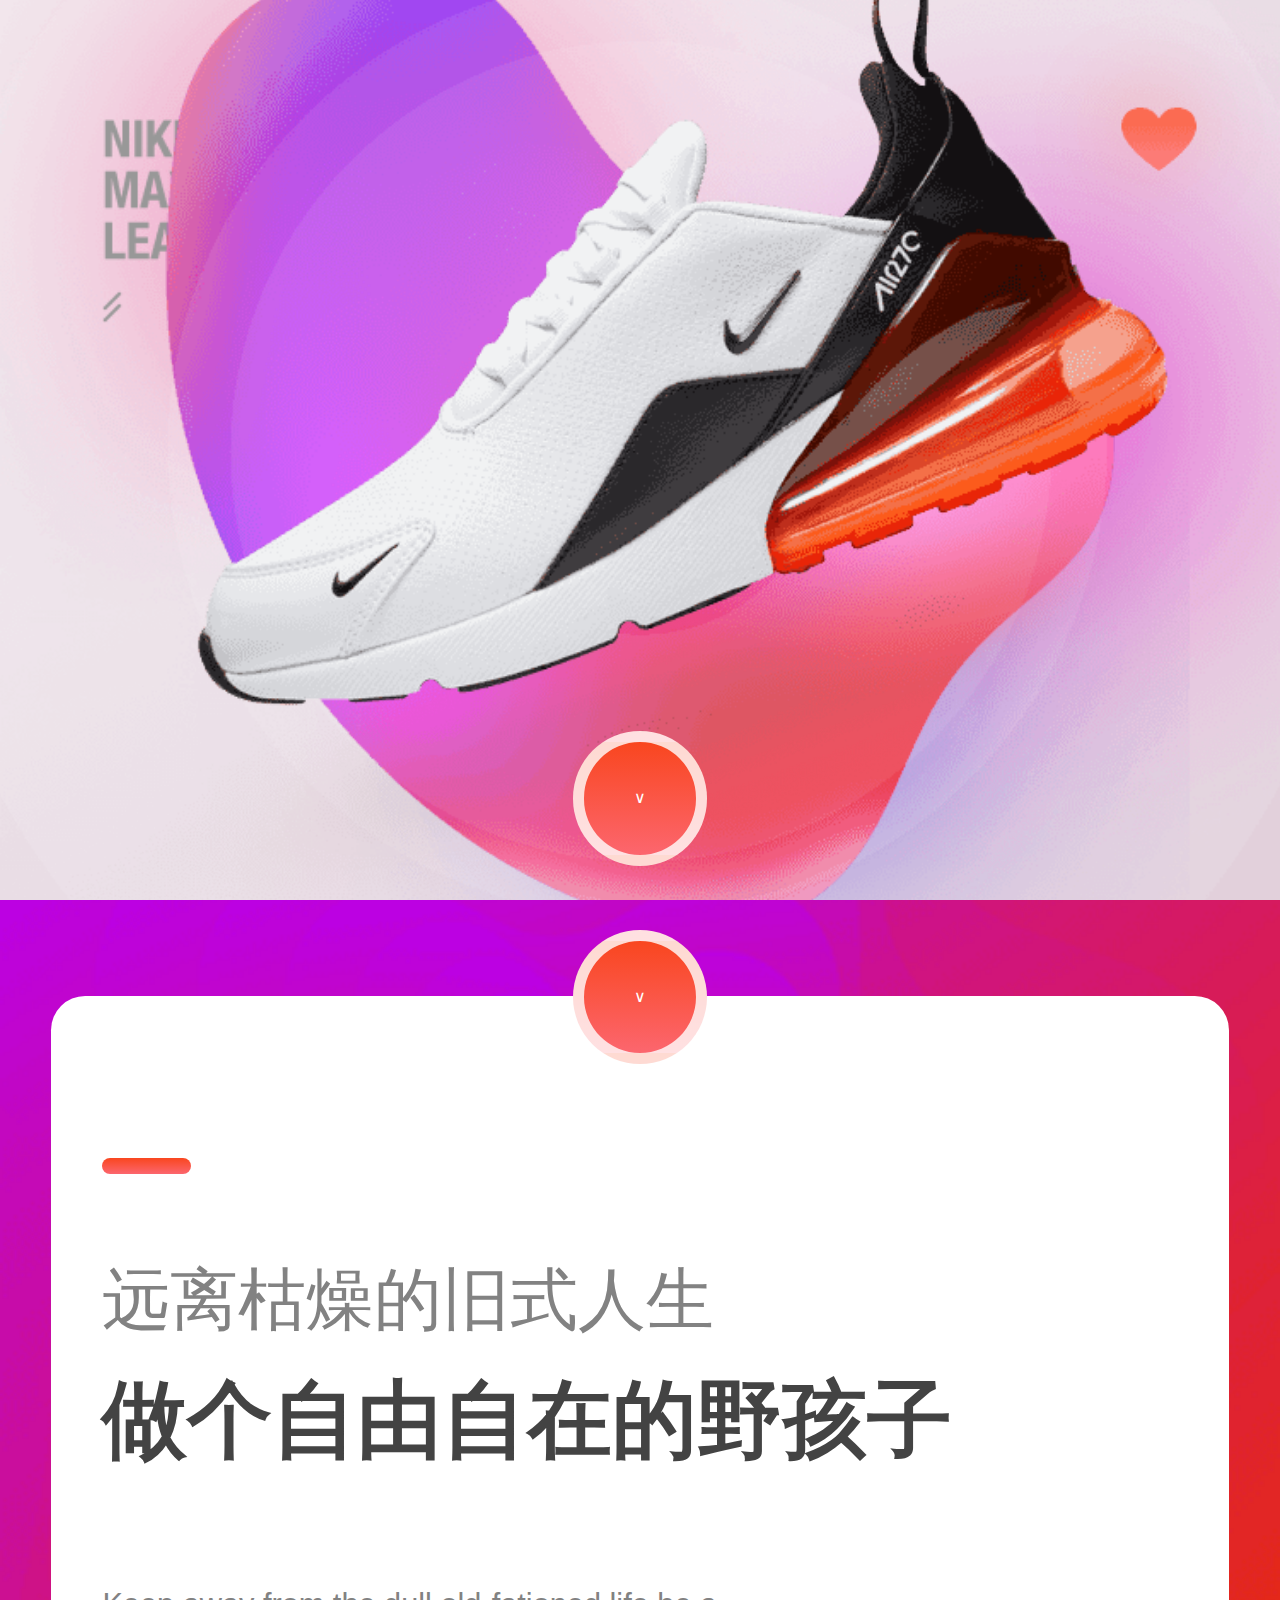
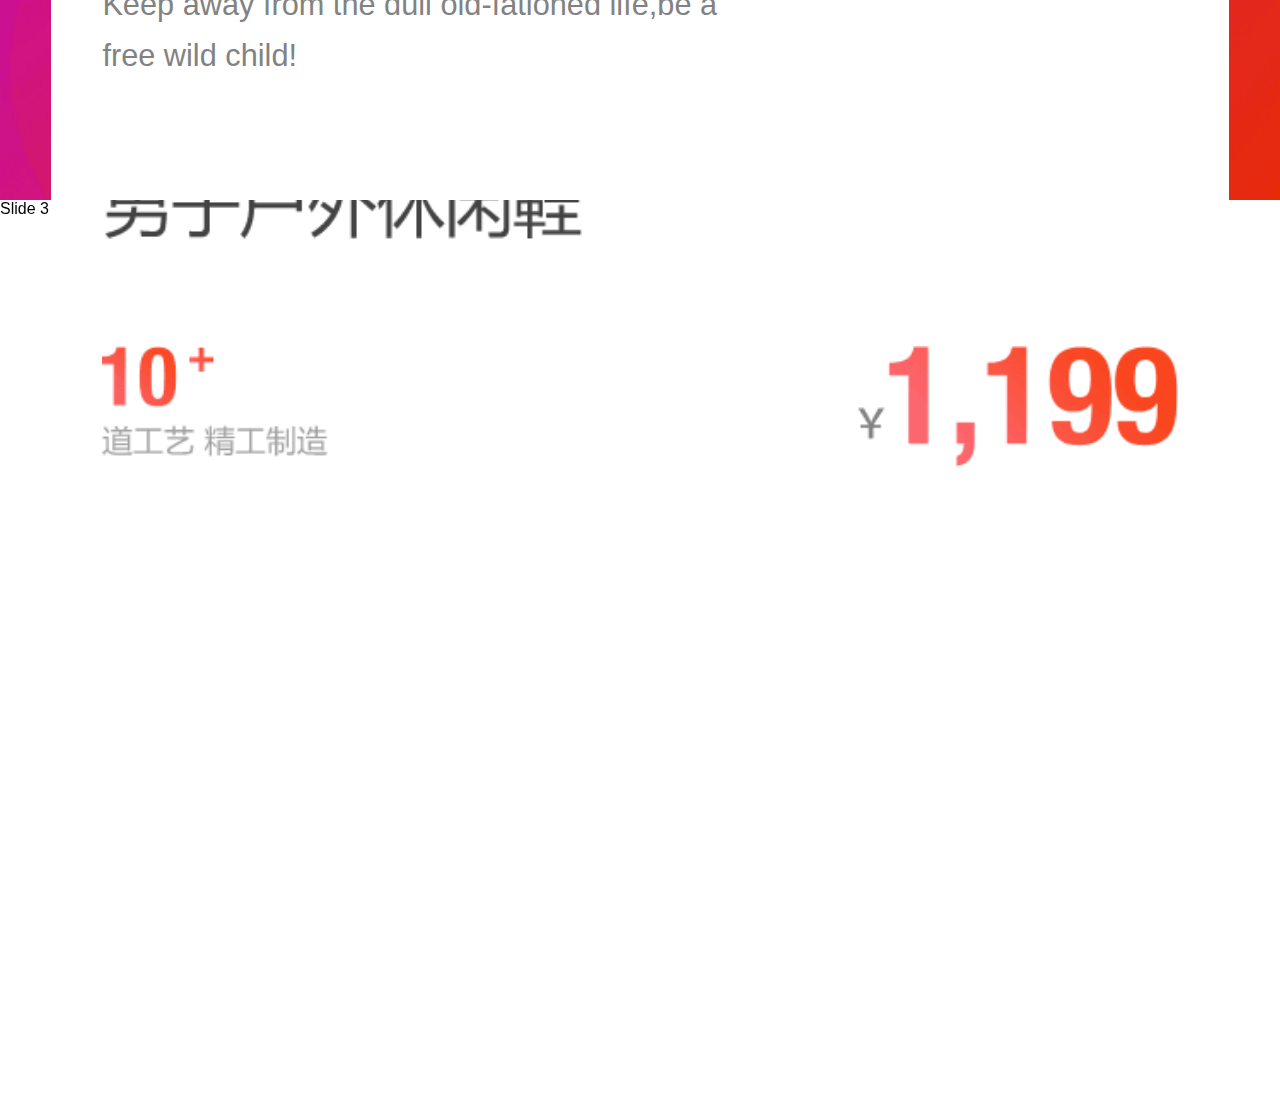
<file: zuoye/index.html>
<!DOCTYPE html>
<html lang="zh" rem="750">
<head>
    <meta charset="UTF-8">
    <meta name="viewport" content="width=device-width, initial-scale=1.0">
    <meta http-equiv="X-UA-Compatible" content="ie=edge">
    <meta name="format-detection" content="telephone=no" />
    <title>NIKE运动鞋</title>
    <link rel="stylesheet" href="css/u-reset.min.css">
    <link rel="stylesheet" href="css/swiper.css">
    <link rel="stylesheet" href="css/animate.min.css">
    <link rel="stylesheet" href="css/index.css">
</head>
<body>
  <!-- Swiper -->
  <div class="swiper-container">
    <div class="swiper-wrapper">
      <div class="swiper-slide slide1">
      <img src="images/zhuangshi.png" class="title ani"
      swiper-animate-effect="bounceInDown"
      swiper-animate-duration="0.3s">
      <img src="images/slide1/fav.png" class="fav ani"
      swiper-animate-effect="zoomIn"
      swiper-animate-duration="0.2s">
      <img src="images/slide1/block.png" class="block ani"
      swiper-animate-effect="zoomIn"
      swiper-animate-duration="0.5s">
      <img src="images/slide1/quanquan.png" class="quanquan ani"
      swiper-animate-effect="zoomIn"
      swiper-animate-duration="0.5s"
      swiper-animate-delay="0.5s">
      <img src="images/slide1/shoes.png" class="shoes ani"
      swiper-animate-effect="rollIn"
      swiper-animate-duration="0.5s"
      swiper-animate-delay="1s">
      <img src="images/slide1/title.png" class="title1 ani"
      swiper-animate-effect="fadeInUpBig"
      swiper-animate-duration="0.5s"
      swiper-animate-delay="0.8s">
      <img src="images/slide1/gongyi.png" class="gongyi ani"
       swiper-animate-effect="fadeInUpBig"
      swiper-animate-duration="0.5s"
      swiper-animate-delay="1.3s">
      <img src="images/slide1/price.png" class="price ani"
      swiper-animate-effect="wobble"
      swiper-animate-duration="1s"
      swiper-animate-delay="1.5s">
      <div class="arrow">∨</div>
      </div>
      <div class="swiper-slide slide2">
       <img src="images/zhuangshi2.png" class="title ani"
      swiper-animate-effect="bounceInDown"
      swiper-animate-duration="0.3s">
      <img src="images/slide2/shoes.png" class="shoes ani"
      swiper-animate-effect="rollIn"
      swiper-animate-duration="0.5s"
      swiper-animate-delay="1s">
      <div class="tool-box">
         <div class="arrow">∨</div>
         <div class="line"></div>
         <h4 class="sub-title">远离枯燥的旧式人生</h4>
         <h2 class="title2">做个自由自在的野孩子</h2>
         <p class="desc">Keep away from the dull old-fationed life,be a<br> free wild child!</p>
      </div>
    </div>
    <div class="swiper-slide slide3">Slide 3</div>
  </div>  
</body>
<script src="js/swiper.min.js"></script>
<script src="js/swiper.animate.min.js"></script>

  <!-- Initialize Swiper -->
  <script>
    var swiper = new Swiper('.swiper-container',{
    	direction:"vertical",
    	height:window.innerHeight,
    	on:{
      init: function(){
        swiperAnimateCache(this); //隐藏动画元素 
        swiperAnimate(this); //初始化完成开始动画
      }, 
      slideChangeTransitionEnd: function(){ 
        swiperAnimate(this); //每个slide切换结束时也运行当前slide动画
        //this.slides.eq(this.activeIndex).find('.ani').removeClass('ani'); 动画只展现一次，去除ani类名
      } 
    }
    });
  </script>

</html>
</file>
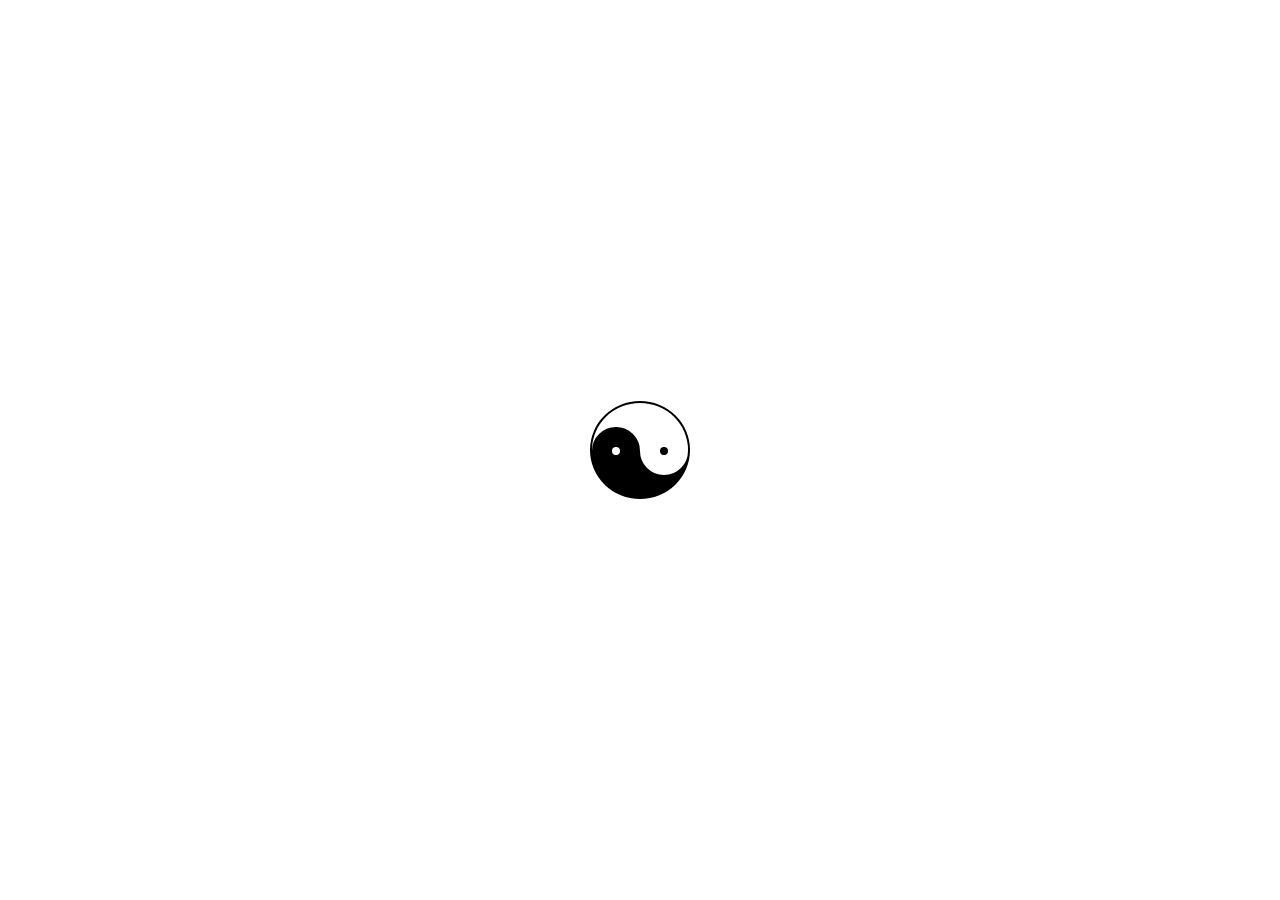
<file: gpone/demo.html>
<!doctype html>
<html lang="en">
<head>
    <meta charset="UTF-8">
    <meta name="viewport"
          content="width=device-width, user-scalable=no, initial-scale=1.0, maximum-scale=1.0, minimum-scale=1.0">
    <meta http-equiv="X-UA-Compatible" content="ie=edge">
    <title>运动鞋</title>
    <link rel="stylesheet" href="demo.css">
    <script src="demo.js"></script>
</head>
<body>

<div>

</div>

</body>
</html>
</file>
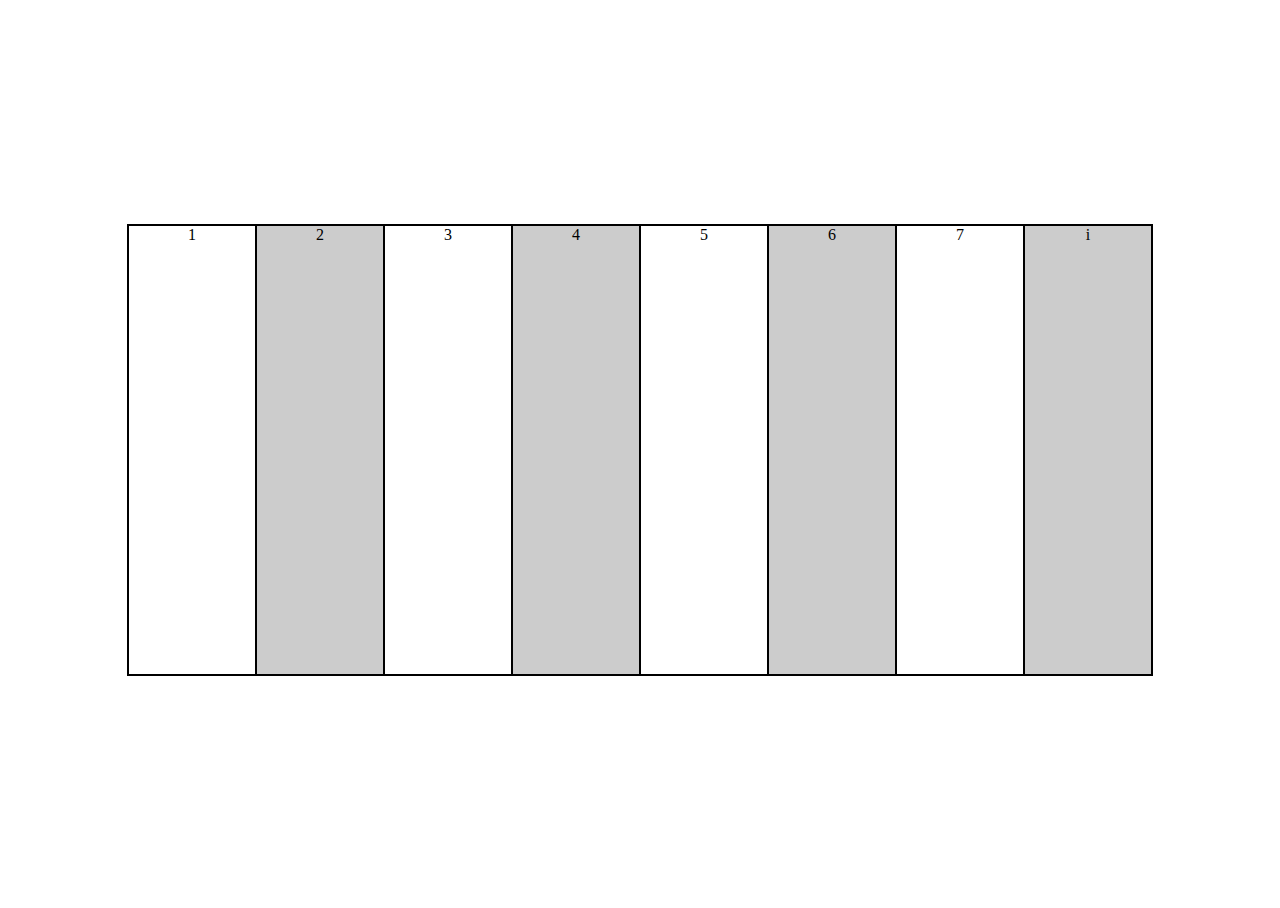
<file: gpone/demo1.html>
<!doctype html>
<html lang="en">
<head>
    <meta charset="UTF-8">
    <meta name="viewport"
          content="width=device-width, user-scalable=no, initial-scale=1.0, maximum-scale=1.0, minimum-scale=1.0">
    <meta http-equiv="X-UA-Compatible" content="ie=edge">
    <title>Document</title>
    <style>
        html, body {
            width: 100%;
            height: 100%;
        }

        .box {
            width: 80%;
            height: 50%;
            border: 1px solid #000;

            position: absolute;
            left: 0;
            right: 0;
            bottom: 0;
            top: 0;
            margin: auto;
        }

        .box div {
            float: left;
            width: 12.5%;
            height: 100%;
            border: 1px solid #000;
            box-sizing: border-box;
            text-align: center;
        }

        .box div:nth-child(2n) {
            background: #ccc;
        }
    </style>

</head>
<body>
<div class="box">
    <div>1</div>
    <div>2</div>
    <div>3</div>
    <div>4</div>
    <div>5</div>
    <div>6</div>
    <div>7</div>
    <div>i</div>
</div>

<script>


    //var num=1

    // 运算符  算数运算符   + - * 、 %
    // 逻辑运算符  ||    &&   ！


    //流程控制


    // if (num>0){
    //     console.log("大于零")
    // }else{
    //     console.log("小于等于零")
    // }
    //  100-200  3  1     4  2   5  3
    //  鸡兔同笼  35   94




    // for (var i=100;i<=200;i++){
    //     if (i%3==1&&i%4==2&&i%5==3){
    //         console.log(i)
    //     }
    // }


    // for(var ji=1;ji<=35;ji++){
    //     tu=35-ji
    //     if(ji*2+tu*4==94){
    //         console.log(ji)
    //         console.log(tu)
    //     }
    // }




    var datas = {
        49: {
            div: 0, audio: 400 + 400 * (1 / 8)
        },
        50: {
            div: 1, audio: 400 + 400 * (2 / 8)
        },
        51: {
            div: 2, audio: 400 + 400 * (3 / 8)
        },
        52: {
            div: 3, audio: 400 + 400 * (4 / 8)
        },
        53: {
            div: 4, audio: 400 + 400 * (5 / 8)
        },
        54: {
            div: 5, audio: 400 + 400 * (6 / 8)
        },
        55: {
            div: 6, audio: 400 + 400 * (7 / 8)
        },
        56: {
            div: 7, audio: 400 + 400 * (8 / 8)
        }
    };



    var keys = document.querySelectorAll(".box div");
    // 创建音频总对象
    var audio=new AudioContext()
    // 存储振荡器的变量
    var ao
    document.onkeydown = function (ev) {
        //获得按下键盘的键盘码
        code = ev.keyCode
        //创建一个振荡器
        ao=audio.createOscillator()
        // 创建一个音频分析器
        var as=audio.createAnalyser()
        // 创建一个扩音器
        var gain=audio.createGain()
        // 将振荡器交给分析器分析
        ao.connect(as)
        //将分析的结果交给扩音器
        ao.connect(gain)
        // 将声音传递到音响
        gain.connect(audio.destination)

        // 通过傅里叶变化指定音频频率的大小，以及声音的长度
        ao.frequency.setValueAtTime(datas[code]["audio"],audio.currentTime)

        //即时播放
        ao.start(audio.currentTime)

        // 让对应的钢琴键发生变化
        keys[datas[code]["div"]].style.boxShadow = "0 0 30px #000 inset"
    }

    document.onkeyup = function (ev) {
        // 键盘抬起的时候获得键盘码
        code = ev.keyCode
        // 停止声音的播放
        ao.stop(audio.currentTime)
        //  让钢琴键的变化回归原始样式
        keys[datas[code]["div"]].style.boxShadow = "none"

    }
</script>
</body>
</html>
</file>
<file: zuoye/css/index.css>
/*公共样式 开始*/
html{
	overflow: hidden;
}
.line{
	width:0.52rem;
	height: 0.09rem;
	border-radius: 0.09rem;
	background-image: linear-gradient(0deg,#fc666e 0%,#f9461f 100%);
}
.arrow{
	width:0.66rem;
	height: 0.66rem;
	border-radius: 50%;
	text-align: center;
	line-height: 0.66rem;
	color: #fff;
	background-image: linear-gradient(0deg,#fc666e 0%,#f9461f 100%);
	border: 0.07rem solid rgba(255,255,255,0.8);
	position: absolute;
	margin: auto;
	left: 0;
	right: 0;
	bottom: 0.2rem;
/*引用动画*/
animation: arrowfadein 1s ease alternate infinite;
-webkit-animation:arrowfadein 1s ease alternate infinite;
}
/*定义动画*/
@keyframes arrowfadein {
	0%{
		opacity: 1;
		transform:translateY(0rem)
		-webkit-transform:translateY(0rem);
	}
	100%{
		opacity: 0.3;
		transform:translateY(-0.2rem)
		-webkit-transform:translateY(-0.2rem);
	}
}
.swiper-slide .title{
	margin-top: 0.7rem;
	margin-left: 0.6rem;
	width: 1.65rem;
}
/*公共样式 结束*/

/*slide1 开始*/
.slide1{
	background:url(../images/slide1/bg.png) no-repeat center center/cover;
}

.slide1 .fav{
	float: right;
	width: 1.53rem;
}
.slide1 .block{
	position:absolute;
	width:5.57rem;
	margin:auto;
	left:0;
	right:0;
	bottom:0;
	top:0;
}
.slide1 .quanquan{
	position:absolute;
	width:9.77rem;
	margin:auto;
	left:50%;
	margin-left: -4.885rem;
	right:0;
	bottom:0;
	top:0;
}
.slide1 .shoes{
	position:absolute;
	width:6.94rem;
	margin:auto;
	left:0;
	right:0;
	bottom:0;
	top:0;
}
.slide1 .title1{
	position:absolute;
	top: 9.23rem;
	left: 0.6rem;
	width:2.81rem;
}
.slide1 .gongyi{
	position:absolute;
	width:1.32rem;
	left: 0.6rem;
	top: 11.4rem;
}
.slide1 .price{
	position:absolute;
	width:1.88rem;
	right: 0.6rem;
	top:11.4rem;
}
/*slide1 结束*/
/*slide2 开始*/
.slide2{
	background:url(../images/slide2/bg.png) no-repeat center center/cover;
}
.slide2 .shoes{
	position:absolute;
	width:6.83rem;
	margin:auto;
	left:0;
	right:0;
	top:3.25rem;
}
.slide2 .tool-box{
	/*margin:上下左右;*/
	/*margin:上下 左右;*/
	/*margin:上 左右 下;*/
	/*margin:上 右 下 左;*/
	margin:0 0.3rem;
	width: calc(100% - 0.6rem);
	height: 4.71rem;
	background: #fff;
	position: absolute;
	bottom: 0;
	border-radius: 0.2rem 0.2rem 0 0;
}
.slide2 .arrow{
	bottom: 4.31rem;
}
.slide2 .line{
	margin: 0.95rem 0 0 0.3rem
}
.slide2 .sub-title{
	font-size: 0.4rem;
	color: #828282;
	margin: 0.47rem 0 0 0.3rem;
}
.slide2 .title2{
	font-size: 0.5rem;
	color: #434343;
	margin: 0.1rem 0 0 0.3rem;
	font-weight:bold; 
}
.slide2 .desc{
	font-size: 0.18rem;
	color: #828282;
	margin: 0.59rem 0 0 0.3rem;
	line-height:0.3rem; 
}
/*slide2 结束*/
</file>
<file: gpone/demo.css>
div{

    width:96px;height:48px;
    border:2px solid  #000;
    border-bottom: 48px solid #000;
    border-radius:50% ;
    position: absolute;left:0;right:0;
    bottom: 0;top:0;margin: auto;
    transition: all 2s linear;
}
div:before{
    content: "";
    width:8px;height:8px;border:20px solid #000;
    background:#fff;
    border-radius: 50%;

    position: absolute;
    left:0;top:50%;
}
div:after{
    content: "";
    width:8px;height:8px;border:20px solid #fff;
    background:#000;
    border-radius: 50%;

    position: absolute;
    right:0;top:50%;
}
</file>
